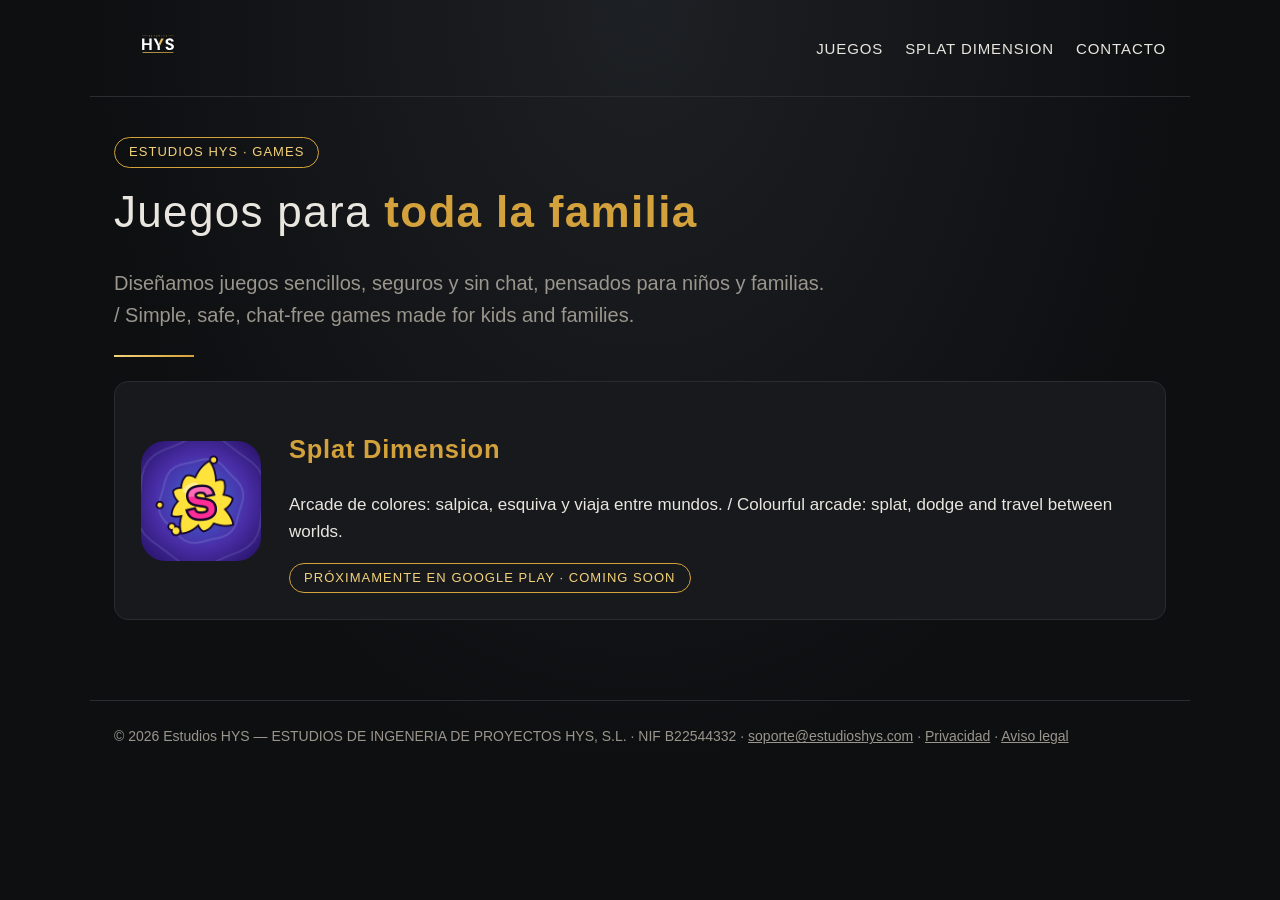
<file: index.html>
<!doctype html><html lang="es"><head><meta charset="utf-8"><meta name="viewport" content="width=device-width,initial-scale=1"><title>Estudios HYS · Juegos</title><meta name="description" content="Juegos de Estudios HYS para toda la familia."><link rel="icon" href="/assets/img/logo-e.png"><link rel="stylesheet" href="/assets/style.css"></head><body>
<header class="top"><a href="/"><img src="/assets/img/logo.svg" alt="Estudios HYS"></a><nav><a href="/">Juegos</a><a href="/splatdimension/">Splat Dimension</a><a href="mailto:soporte@estudioshys.com">Contacto</a></nav></header>
<main><span class="badge">Estudios HYS · Games</span><h1>Juegos para <b>toda la familia</b></h1><p class="lead">Diseñamos juegos sencillos, seguros y sin chat, pensados para niños y familias. / Simple, safe, chat-free games made for kids and families.</p><div class="rule"></div>
<a class="card" href="/splatdimension/"><img src="/splatdimension/img/icon-512.png" alt="Splat Dimension"><div><h2><b>Splat Dimension</b></h2><p>Arcade de colores: salpica, esquiva y viaja entre mundos. / Colourful arcade: splat, dodge and travel between worlds.</p><span class="badge">Próximamente en Google Play · Coming soon</span></div></a></main>
<footer>© 2026 Estudios HYS — ESTUDIOS DE INGENERIA DE PROYECTOS HYS, S.L. · NIF B22544332 · <a href="mailto:soporte@estudioshys.com">soporte@estudioshys.com</a> · <a href="/splatdimension/legal/privacidad.html">Privacidad</a> · <a href="/splatdimension/legal/aviso-legal.html">Aviso legal</a></footer></body></html>
</file>
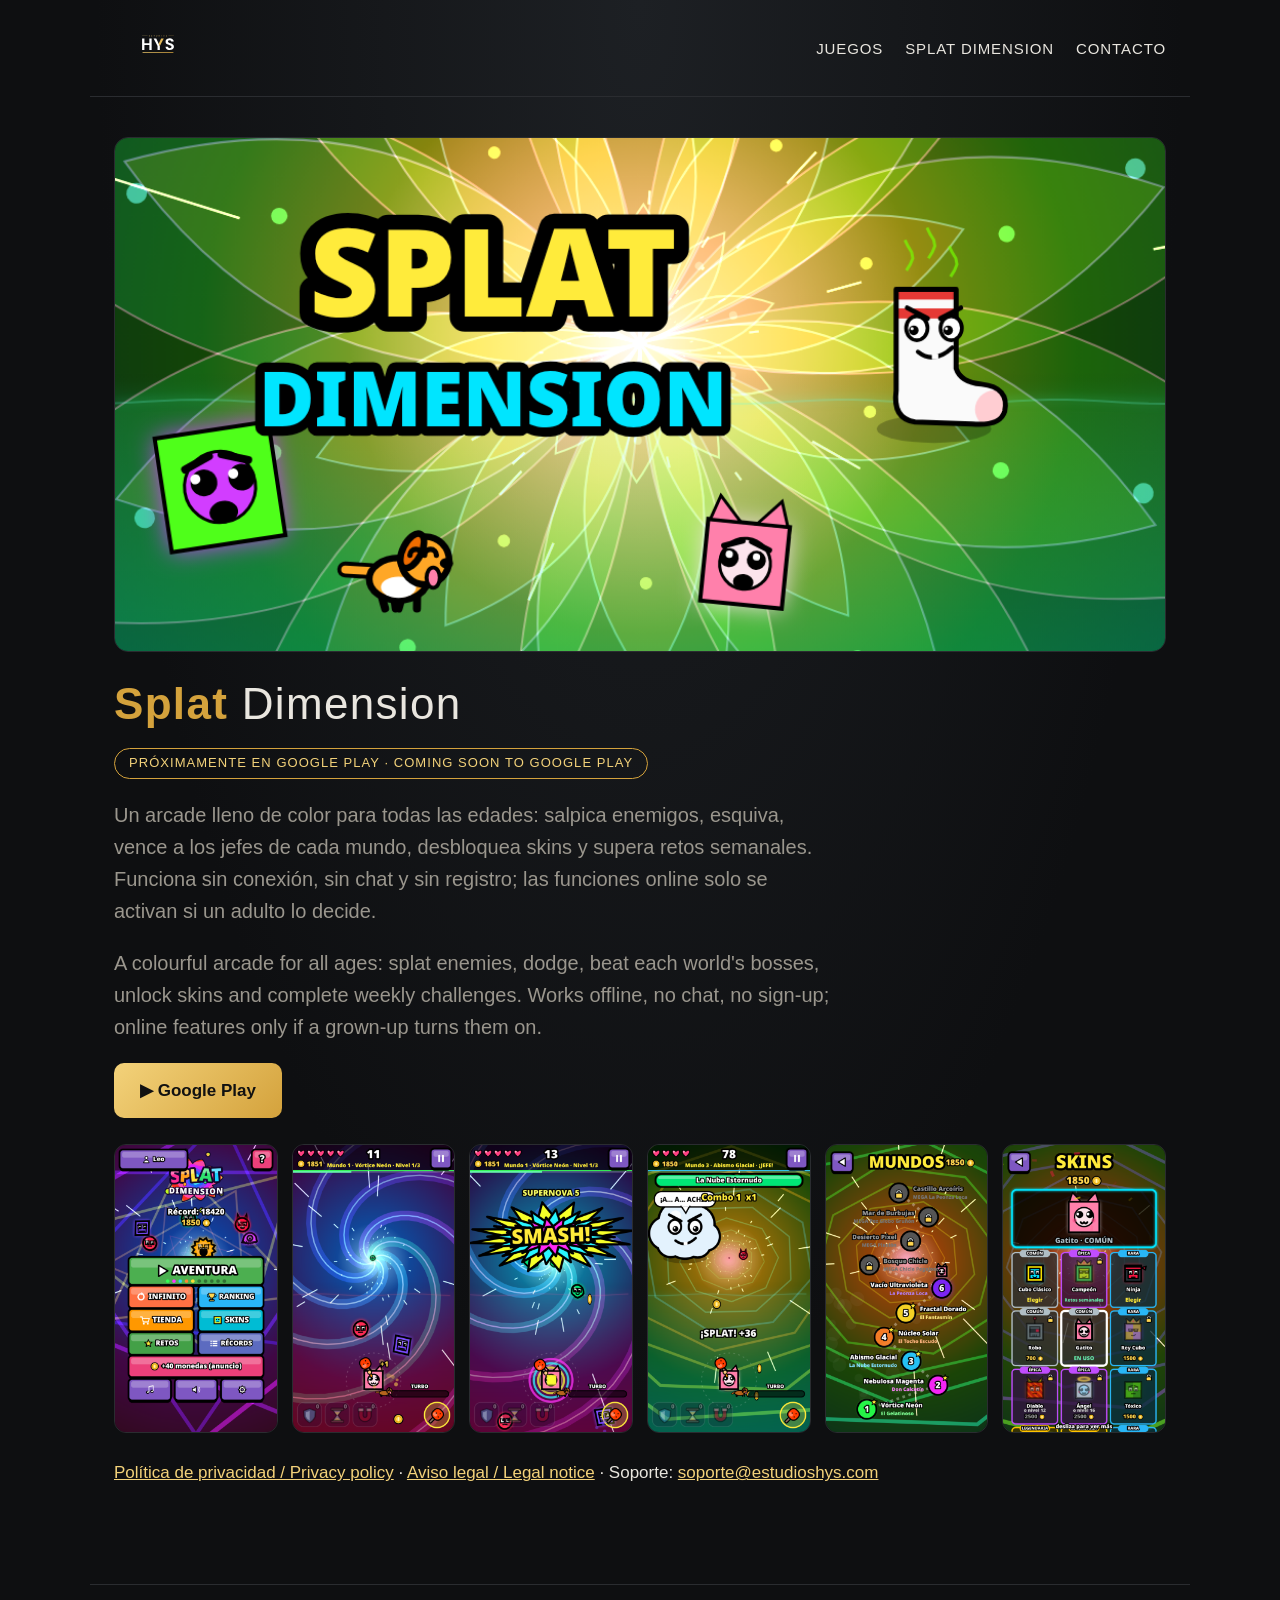
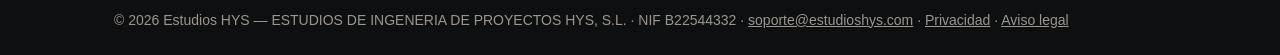
<file: splatdimension/index.html>
<!doctype html><html lang="es"><head><meta charset="utf-8"><meta name="viewport" content="width=device-width,initial-scale=1"><title>Splat Dimension · Estudios HYS</title><meta name="description" content="Splat Dimension: juego arcade para toda la familia. Próximamente en Google Play."><link rel="icon" href="/assets/img/logo-e.png"><link rel="stylesheet" href="/assets/style.css"></head><body>
<header class="top"><a href="/"><img src="/assets/img/logo.svg" alt="Estudios HYS"></a><nav><a href="/">Juegos</a><a href="/splatdimension/">Splat Dimension</a><a href="mailto:soporte@estudioshys.com">Contacto</a></nav></header>
<main><div id="reto" hidden style="background:#17191c;border:1px solid var(--gold);border-radius:14px;padding:22px;margin-bottom:30px"><h2>🏆 <b>¡Te han retado!</b> / You've been challenged!</h2><p id="retotxt"></p><p>Descarga Splat Dimension e introduce el código en <i>Retos</i> para aceptar el reto. / Get Splat Dimension and enter the code in <i>Challenges</i>.</p><a class="btn" href="https://play.google.com/store/apps/details?id=com.estudioshys.splatdimension">▶ Google Play</a></div>
<img class="hero" src="img/feature-graphic-1024x500.png" alt="Splat Dimension">
<h1><b>Splat</b> Dimension</h1><span class="badge">Próximamente en Google Play · Coming soon to Google Play</span>
<p class="lead">Un arcade lleno de color para todas las edades: salpica enemigos, esquiva, vence a los jefes de cada mundo, desbloquea skins y supera retos semanales. Funciona sin conexión, sin chat y sin registro; las funciones online solo se activan si un adulto lo decide.</p>
<p class="lead">A colourful arcade for all ages: splat enemies, dodge, beat each world's bosses, unlock skins and complete weekly challenges. Works offline, no chat, no sign-up; online features only if a grown-up turns them on.</p>
<p><a class="btn" href="https://play.google.com/store/apps/details?id=com.estudioshys.splatdimension">▶ Google Play</a></p>
<div class="shots"><img src="img/es-1-menu.png" alt="Menú"><img src="img/es-2-gameplay.png" alt="Partida"><img src="img/es-3-supernova.png" alt="Supernova"><img src="img/es-4-boss.png" alt="Jefe"><img src="img/es-5-worlds.png" alt="Mundos"><img src="img/es-7-skins.png" alt="Skins"></div>
<p><a href="legal/privacidad.html">Política de privacidad / Privacy policy</a> · <a href="legal/aviso-legal.html">Aviso legal / Legal notice</a> · Soporte: <a href="mailto:soporte@estudioshys.com">soporte@estudioshys.com</a></p></main>
<script>(function(){var q=new URLSearchParams(location.search),c=(q.get('reto')||'').toUpperCase().replace(/[^A-Z0-9]/g,'').slice(0,6);if(!c)return;var p=parseInt(q.get('p'))||0,b=document.getElementById('reto');document.getElementById('retotxt').textContent='Código / Code: '+c+(p?' · Puntos a batir / Score to beat: '+p:'');b.hidden=false;})();</script>
<footer>© 2026 Estudios HYS — ESTUDIOS DE INGENERIA DE PROYECTOS HYS, S.L. · NIF B22544332 · <a href="mailto:soporte@estudioshys.com">soporte@estudioshys.com</a> · <a href="/splatdimension/legal/privacidad.html">Privacidad</a> · <a href="/splatdimension/legal/aviso-legal.html">Aviso legal</a></footer></body></html>
</file>
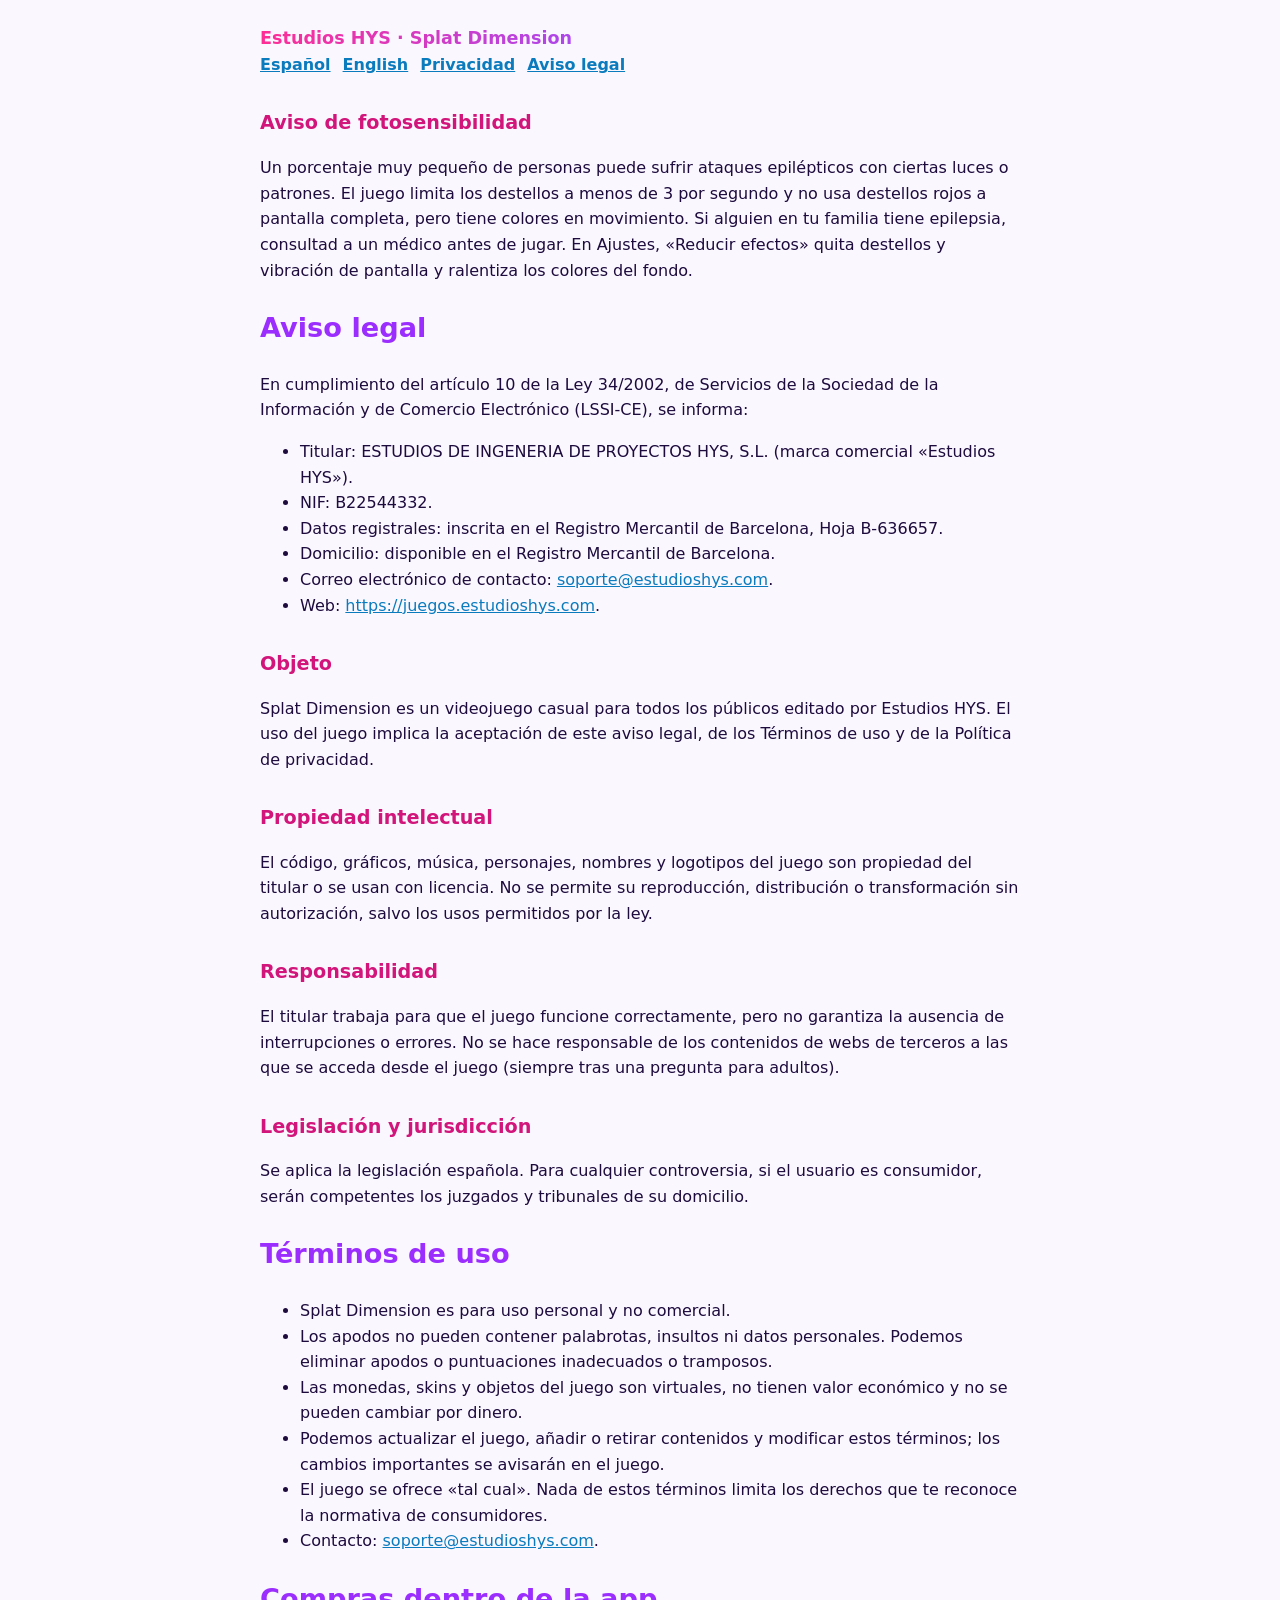
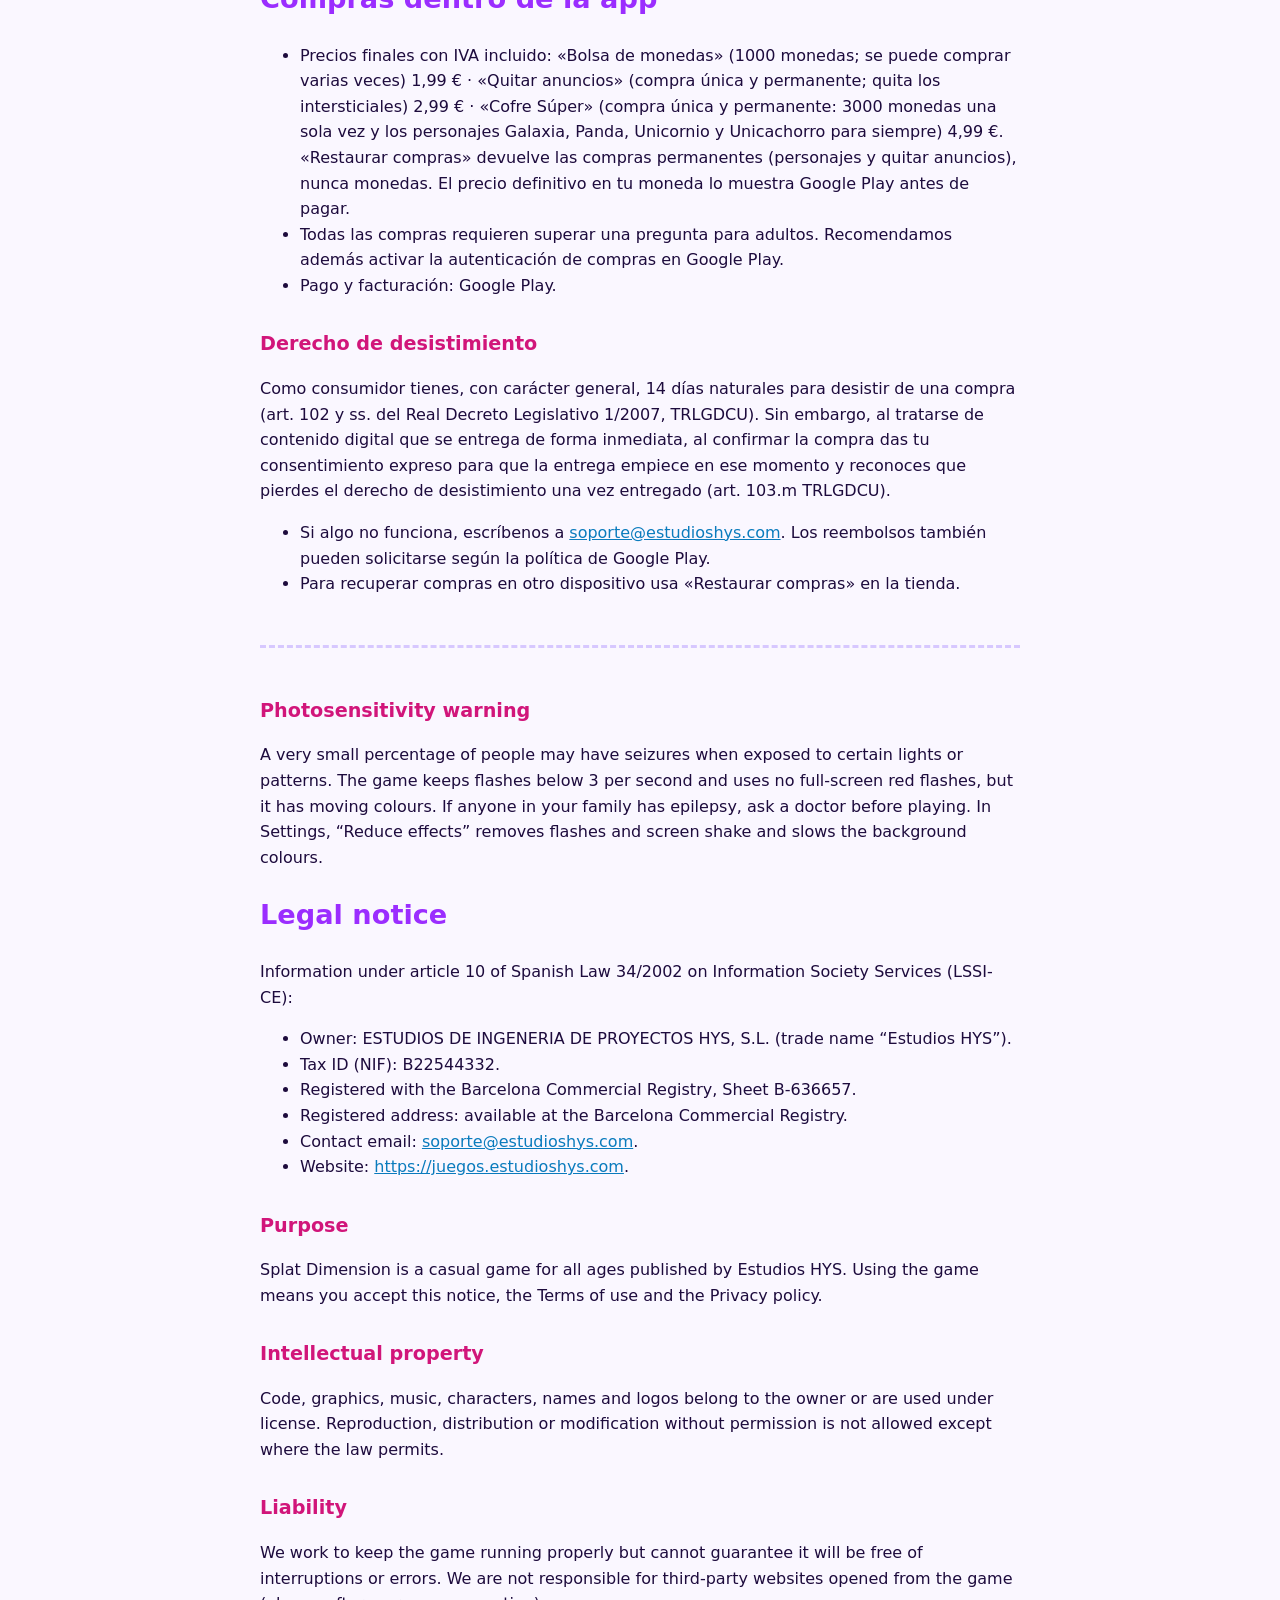
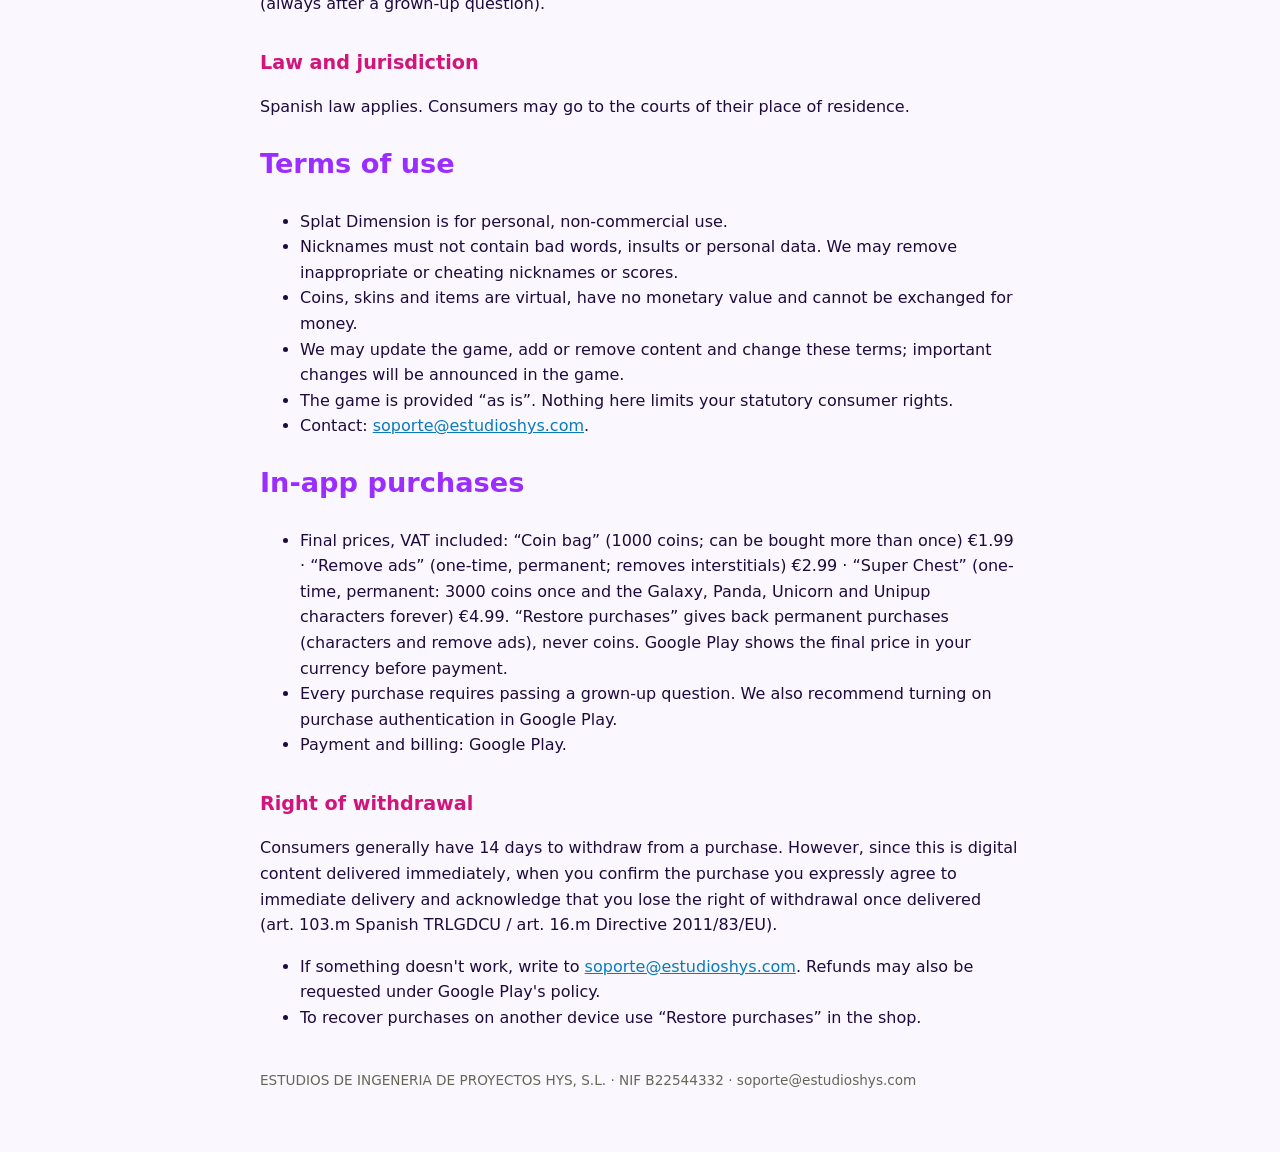
<file: splatdimension/legal/aviso-legal.html>
<!DOCTYPE html><html lang="es"><head><meta charset="utf-8"><meta name="viewport" content="width=device-width,initial-scale=1"><title>Aviso legal / Legal notice · Splat Dimension · Estudios HYS</title><meta name="robots" content="index,follow">
<style>body{font:16px/1.6 system-ui,-apple-system,"Segoe UI",Roboto,sans-serif;max-width:760px;margin:0 auto;padding:24px 18px 60px;color:#1d0b3d;background:#faf7ff}h1{color:#9b2dff;font-size:1.7em}h2{color:#d1157a;font-size:1.2em;margin-top:1.6em}a{color:#0a7bbd}nav{display:flex;gap:12px;margin-bottom:12px}nav a{font-weight:700}hr{margin:48px 0;border:0;border-top:3px dashed #d7c8ff}header{font-weight:900;font-size:1.1em;background:linear-gradient(90deg,#ff2d95,#9b4dff,#19d3ff);-webkit-background-clip:text;background-clip:text;color:transparent}footer{margin-top:40px;font-size:.85em;color:#665}</style></head>
<body><header>Estudios HYS · Splat Dimension</header><nav><a href="#es">Español</a><a href="#en">English</a><a href="privacidad.html">Privacidad</a><a href="aviso-legal.html">Aviso legal</a></nav><section lang="es" id="es"><h2>Aviso de fotosensibilidad</h2><p>Un porcentaje muy pequeño de personas puede sufrir ataques epilépticos con ciertas luces o patrones. El juego limita los destellos a menos de 3 por segundo y no usa destellos rojos a pantalla completa, pero tiene colores en movimiento. Si alguien en tu familia tiene epilepsia, consultad a un médico antes de jugar. En Ajustes, «Reducir efectos» quita destellos y vibración de pantalla y ralentiza los colores del fondo.</p><h1>Aviso legal</h1><p>En cumplimiento del artículo 10 de la Ley 34/2002, de Servicios de la Sociedad de la Información y de Comercio Electrónico (LSSI-CE), se informa:</p><ul><li>Titular: ESTUDIOS DE INGENERIA DE PROYECTOS HYS, S.L. (marca comercial «Estudios HYS»).</li><li>NIF: B22544332.</li><li>Datos registrales: inscrita en el Registro Mercantil de Barcelona, Hoja B-636657.</li><li>Domicilio: disponible en el Registro Mercantil de Barcelona.</li><li>Correo electrónico de contacto: <a href="mailto:soporte@estudioshys.com">soporte@estudioshys.com</a>.</li><li>Web: <a href="https://juegos.estudioshys.com">https://juegos.estudioshys.com</a>.</li></ul><h2>Objeto</h2><p>Splat Dimension es un videojuego casual para todos los públicos editado por Estudios HYS. El uso del juego implica la aceptación de este aviso legal, de los Términos de uso y de la Política de privacidad.</p><h2>Propiedad intelectual</h2><p>El código, gráficos, música, personajes, nombres y logotipos del juego son propiedad del titular o se usan con licencia. No se permite su reproducción, distribución o transformación sin autorización, salvo los usos permitidos por la ley.</p><h2>Responsabilidad</h2><p>El titular trabaja para que el juego funcione correctamente, pero no garantiza la ausencia de interrupciones o errores. No se hace responsable de los contenidos de webs de terceros a las que se acceda desde el juego (siempre tras una pregunta para adultos).</p><h2>Legislación y jurisdicción</h2><p>Se aplica la legislación española. Para cualquier controversia, si el usuario es consumidor, serán competentes los juzgados y tribunales de su domicilio.</p><h1>Términos de uso</h1><ul><li>Splat Dimension es para uso personal y no comercial.</li><li>Los apodos no pueden contener palabrotas, insultos ni datos personales. Podemos eliminar apodos o puntuaciones inadecuados o tramposos.</li><li>Las monedas, skins y objetos del juego son virtuales, no tienen valor económico y no se pueden cambiar por dinero.</li><li>Podemos actualizar el juego, añadir o retirar contenidos y modificar estos términos; los cambios importantes se avisarán en el juego.</li><li>El juego se ofrece «tal cual». Nada de estos términos limita los derechos que te reconoce la normativa de consumidores.</li><li>Contacto: <a href="mailto:soporte@estudioshys.com">soporte@estudioshys.com</a>.</li></ul><h1>Compras dentro de la app</h1><ul><li>Precios finales con IVA incluido: «Bolsa de monedas» (1000 monedas; se puede comprar varias veces) 1,99 € · «Quitar anuncios» (compra única y permanente; quita los intersticiales) 2,99 € · «Cofre Súper» (compra única y permanente: 3000 monedas una sola vez y los personajes Galaxia, Panda, Unicornio y Unicachorro para siempre) 4,99 €. «Restaurar compras» devuelve las compras permanentes (personajes y quitar anuncios), nunca monedas. El precio definitivo en tu moneda lo muestra Google Play antes de pagar.</li><li>Todas las compras requieren superar una pregunta para adultos. Recomendamos además activar la autenticación de compras en Google Play.</li><li>Pago y facturación: Google Play.</li></ul><h2>Derecho de desistimiento</h2><p>Como consumidor tienes, con carácter general, 14 días naturales para desistir de una compra (art. 102 y ss. del Real Decreto Legislativo 1/2007, TRLGDCU). Sin embargo, al tratarse de contenido digital que se entrega de forma inmediata, al confirmar la compra das tu consentimiento expreso para que la entrega empiece en ese momento y reconoces que pierdes el derecho de desistimiento una vez entregado (art. 103.m TRLGDCU).</p><ul><li>Si algo no funciona, escríbenos a <a href="mailto:soporte@estudioshys.com">soporte@estudioshys.com</a>. Los reembolsos también pueden solicitarse según la política de Google Play.</li><li>Para recuperar compras en otro dispositivo usa «Restaurar compras» en la tienda.</li></ul></section><hr><section lang="en" id="en"><h2>Photosensitivity warning</h2><p>A very small percentage of people may have seizures when exposed to certain lights or patterns. The game keeps flashes below 3 per second and uses no full-screen red flashes, but it has moving colours. If anyone in your family has epilepsy, ask a doctor before playing. In Settings, “Reduce effects” removes flashes and screen shake and slows the background colours.</p><h1>Legal notice</h1><p>Information under article 10 of Spanish Law 34/2002 on Information Society Services (LSSI-CE):</p><ul><li>Owner: ESTUDIOS DE INGENERIA DE PROYECTOS HYS, S.L. (trade name “Estudios HYS”).</li><li>Tax ID (NIF): B22544332.</li><li>Registered with the Barcelona Commercial Registry, Sheet B-636657.</li><li>Registered address: available at the Barcelona Commercial Registry.</li><li>Contact email: <a href="mailto:soporte@estudioshys.com">soporte@estudioshys.com</a>.</li><li>Website: <a href="https://juegos.estudioshys.com">https://juegos.estudioshys.com</a>.</li></ul><h2>Purpose</h2><p>Splat Dimension is a casual game for all ages published by Estudios HYS. Using the game means you accept this notice, the Terms of use and the Privacy policy.</p><h2>Intellectual property</h2><p>Code, graphics, music, characters, names and logos belong to the owner or are used under license. Reproduction, distribution or modification without permission is not allowed except where the law permits.</p><h2>Liability</h2><p>We work to keep the game running properly but cannot guarantee it will be free of interruptions or errors. We are not responsible for third-party websites opened from the game (always after a grown-up question).</p><h2>Law and jurisdiction</h2><p>Spanish law applies. Consumers may go to the courts of their place of residence.</p><h1>Terms of use</h1><ul><li>Splat Dimension is for personal, non-commercial use.</li><li>Nicknames must not contain bad words, insults or personal data. We may remove inappropriate or cheating nicknames or scores.</li><li>Coins, skins and items are virtual, have no monetary value and cannot be exchanged for money.</li><li>We may update the game, add or remove content and change these terms; important changes will be announced in the game.</li><li>The game is provided “as is”. Nothing here limits your statutory consumer rights.</li><li>Contact: <a href="mailto:soporte@estudioshys.com">soporte@estudioshys.com</a>.</li></ul><h1>In-app purchases</h1><ul><li>Final prices, VAT included: “Coin bag” (1000 coins; can be bought more than once) €1.99 · “Remove ads” (one-time, permanent; removes interstitials) €2.99 · “Super Chest” (one-time, permanent: 3000 coins once and the Galaxy, Panda, Unicorn and Unipup characters forever) €4.99. “Restore purchases” gives back permanent purchases (characters and remove ads), never coins. Google Play shows the final price in your currency before payment.</li><li>Every purchase requires passing a grown-up question. We also recommend turning on purchase authentication in Google Play.</li><li>Payment and billing: Google Play.</li></ul><h2>Right of withdrawal</h2><p>Consumers generally have 14 days to withdraw from a purchase. However, since this is digital content delivered immediately, when you confirm the purchase you expressly agree to immediate delivery and acknowledge that you lose the right of withdrawal once delivered (art. 103.m Spanish TRLGDCU / art. 16.m Directive 2011/83/EU).</p><ul><li>If something doesn't work, write to <a href="mailto:soporte@estudioshys.com">soporte@estudioshys.com</a>. Refunds may also be requested under Google Play's policy.</li><li>To recover purchases on another device use “Restore purchases” in the shop.</li></ul></section><footer>ESTUDIOS DE INGENERIA DE PROYECTOS HYS, S.L. · NIF B22544332 · soporte@estudioshys.com</footer></body></html>
</file>
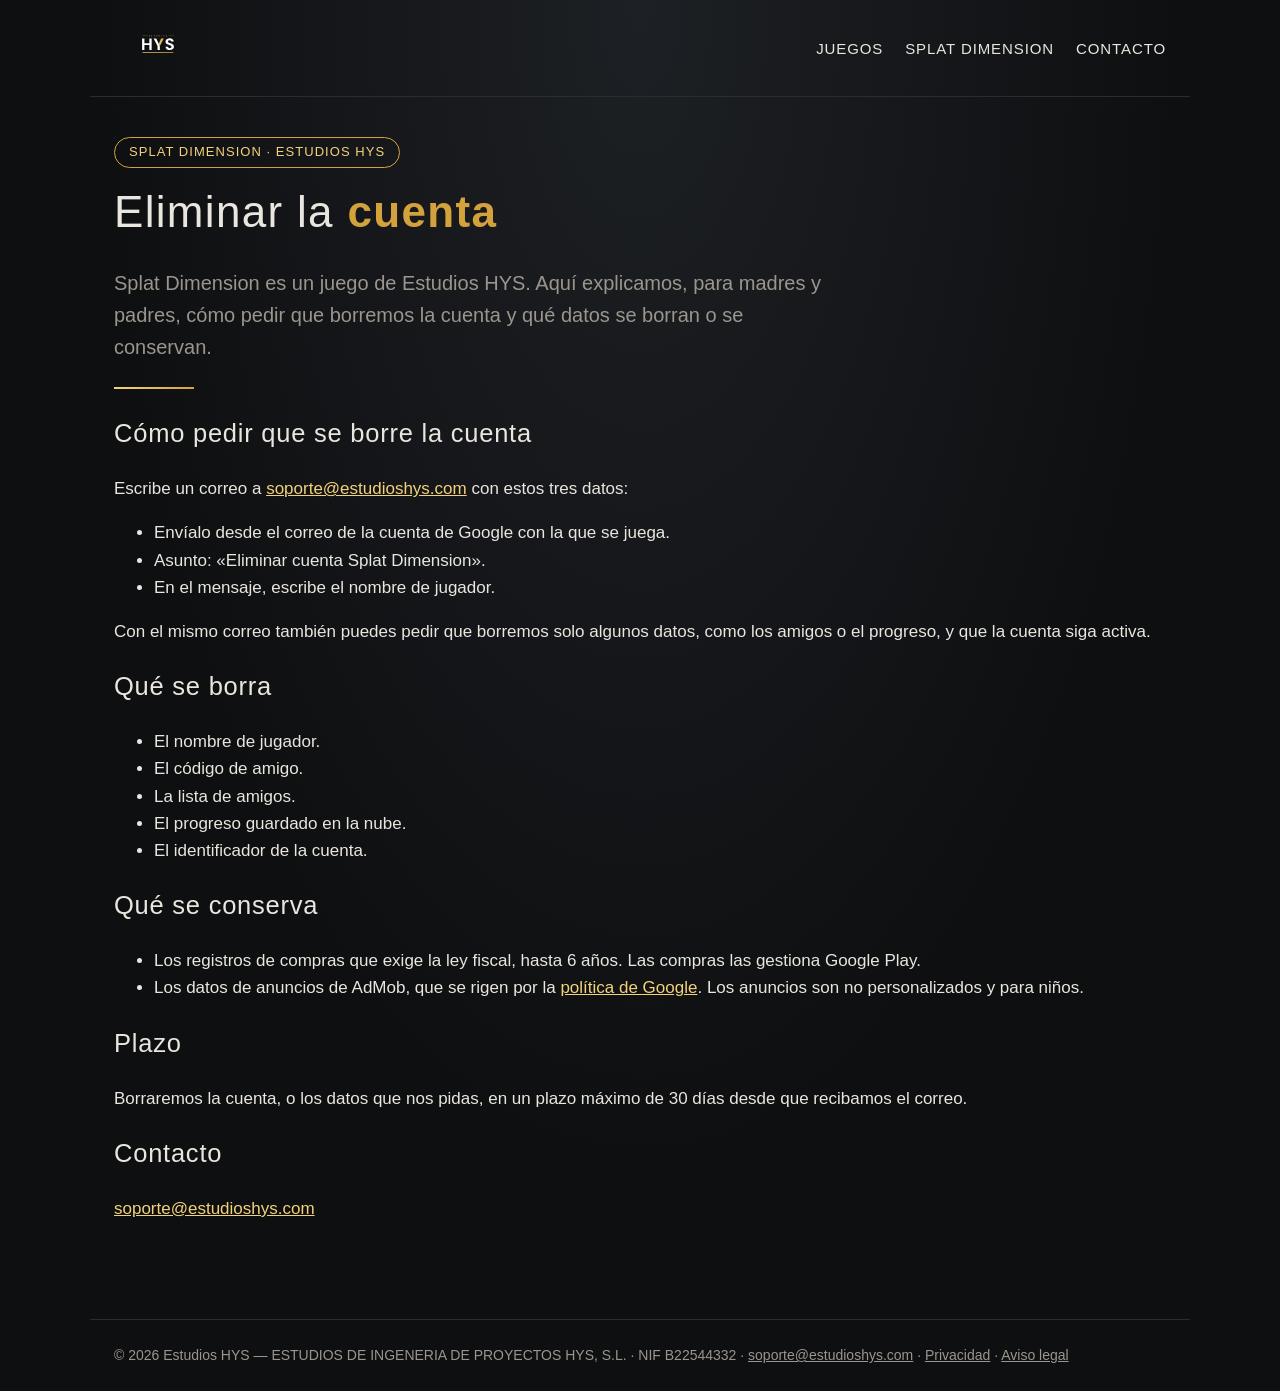
<file: splatdimension/legal/eliminar-cuenta.html>
<!doctype html><html lang="es"><head><meta charset="utf-8"><meta name="viewport" content="width=device-width,initial-scale=1"><title>Eliminar cuenta · Splat Dimension · Estudios HYS</title><meta name="description" content="Cómo pedir que Estudios HYS borre la cuenta de Splat Dimension."><link rel="icon" href="/assets/img/logo-e.png"><link rel="stylesheet" href="/assets/style.css"></head><body>
<header class="top"><a href="/"><img src="/assets/img/logo.svg" alt="Estudios HYS"></a><nav><a href="/">Juegos</a><a href="/splatdimension/">Splat Dimension</a><a href="mailto:soporte@estudioshys.com">Contacto</a></nav></header>
<main><span class="badge">Splat Dimension · Estudios HYS</span><h1>Eliminar la <b>cuenta</b></h1><p class="lead">Splat Dimension es un juego de Estudios HYS. Aquí explicamos, para madres y padres, cómo pedir que borremos la cuenta y qué datos se borran o se conservan.</p><div class="rule"></div>
<h2>Cómo pedir que se borre la cuenta</h2><p>Escribe un correo a <a href="mailto:soporte@estudioshys.com">soporte@estudioshys.com</a> con estos tres datos:</p><ul><li>Envíalo desde el correo de la cuenta de Google con la que se juega.</li><li>Asunto: «Eliminar cuenta Splat Dimension».</li><li>En el mensaje, escribe el nombre de jugador.</li></ul><p>Con el mismo correo también puedes pedir que borremos solo algunos datos, como los amigos o el progreso, y que la cuenta siga activa.</p>
<h2>Qué se borra</h2><ul><li>El nombre de jugador.</li><li>El código de amigo.</li><li>La lista de amigos.</li><li>El progreso guardado en la nube.</li><li>El identificador de la cuenta.</li></ul>
<h2>Qué se conserva</h2><ul><li>Los registros de compras que exige la ley fiscal, hasta 6 años. Las compras las gestiona Google Play.</li><li>Los datos de anuncios de AdMob, que se rigen por la <a href="https://policies.google.com/privacy">política de Google</a>. Los anuncios son no personalizados y para niños.</li></ul>
<h2>Plazo</h2><p>Borraremos la cuenta, o los datos que nos pidas, en un plazo máximo de 30 días desde que recibamos el correo.</p>
<h2>Contacto</h2><p><a href="mailto:soporte@estudioshys.com">soporte@estudioshys.com</a></p></main>
<footer>© 2026 Estudios HYS — ESTUDIOS DE INGENERIA DE PROYECTOS HYS, S.L. · NIF B22544332 · <a href="mailto:soporte@estudioshys.com">soporte@estudioshys.com</a> · <a href="/splatdimension/legal/privacidad.html">Privacidad</a> · <a href="/splatdimension/legal/aviso-legal.html">Aviso legal</a></footer></body></html>
</file>
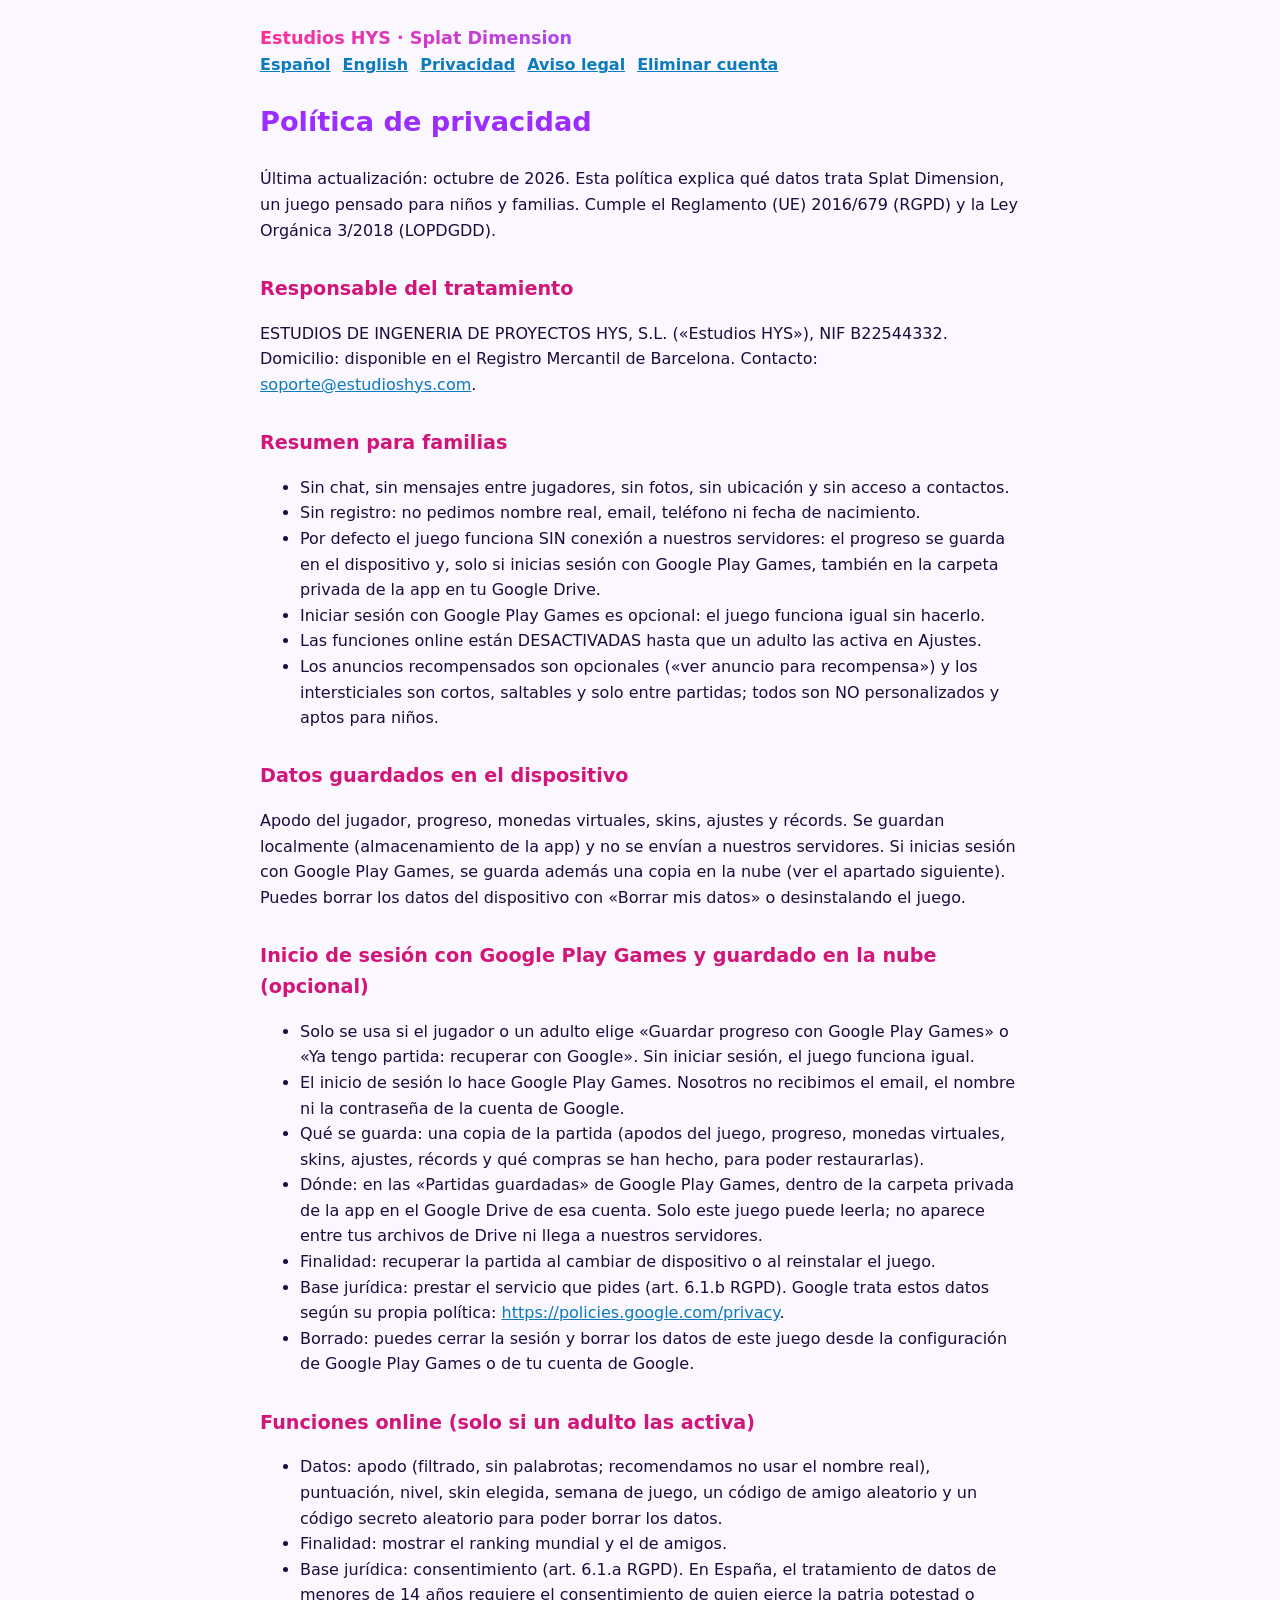
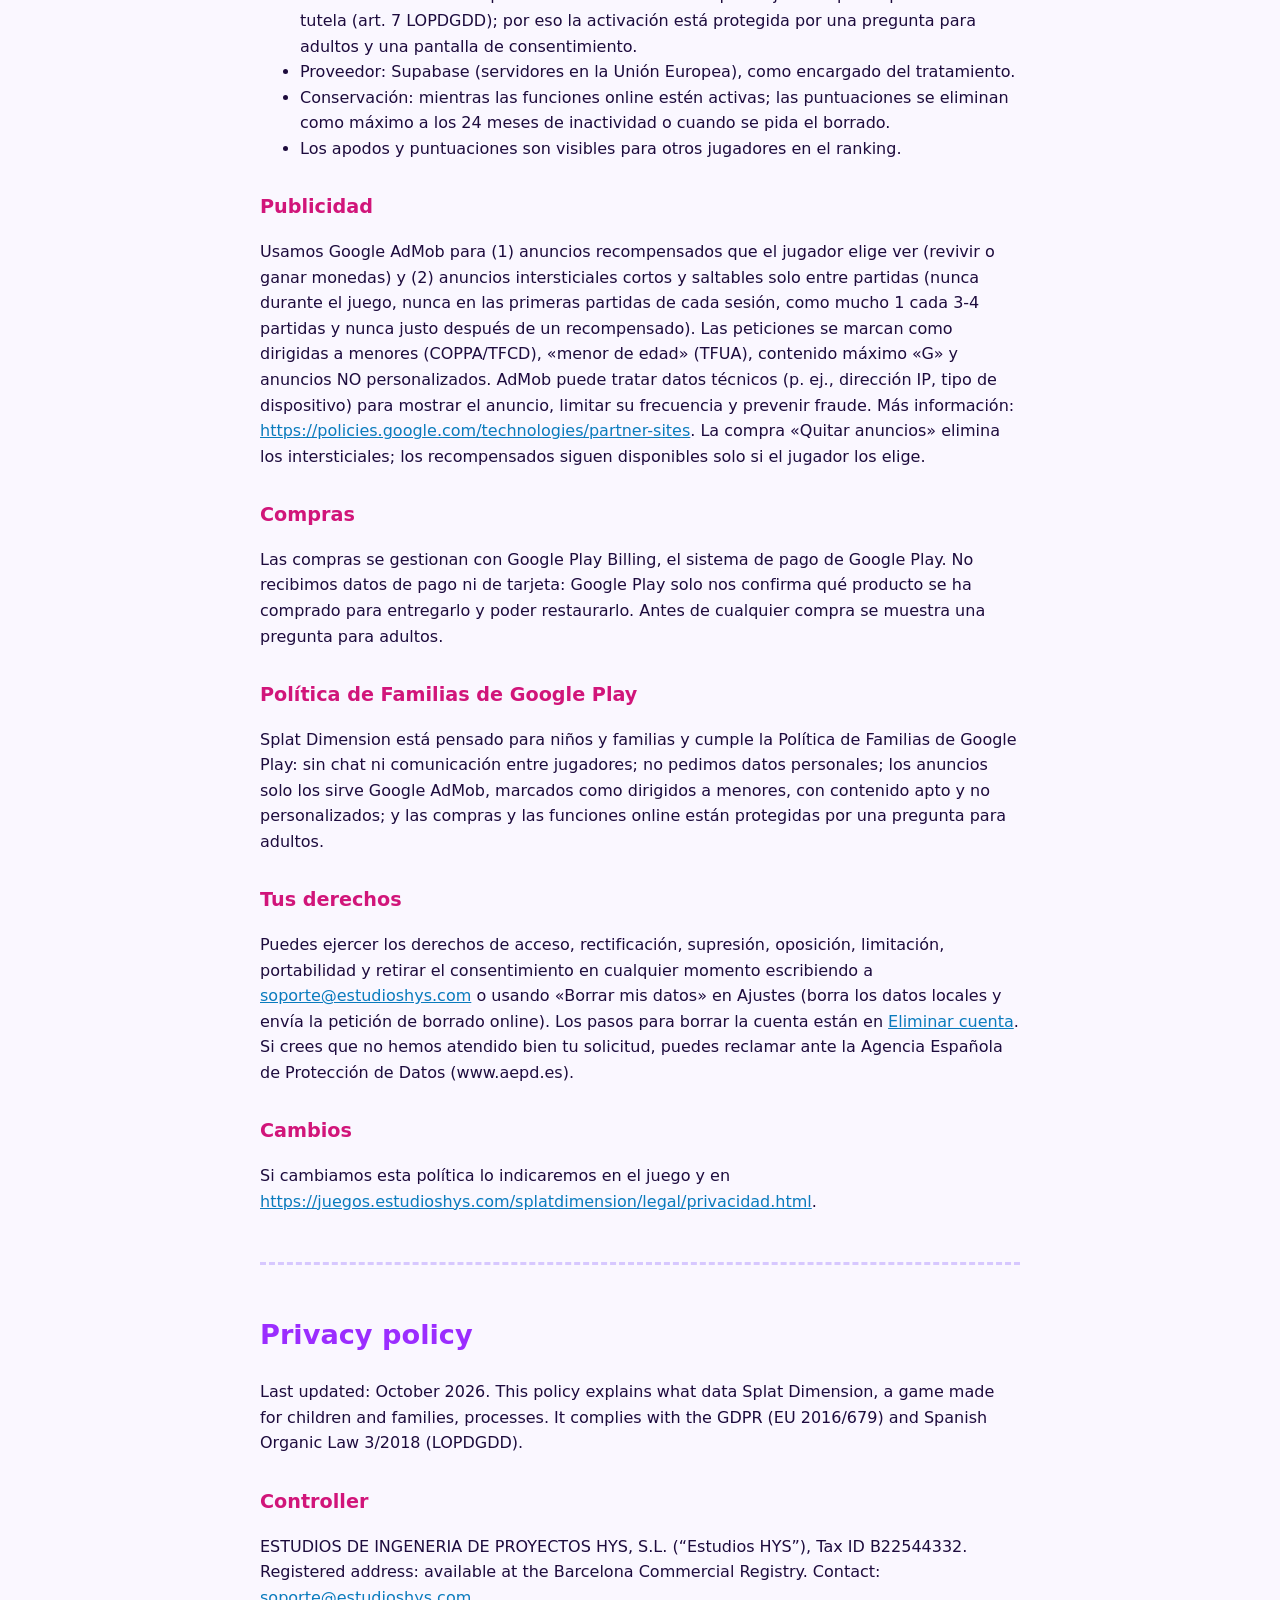
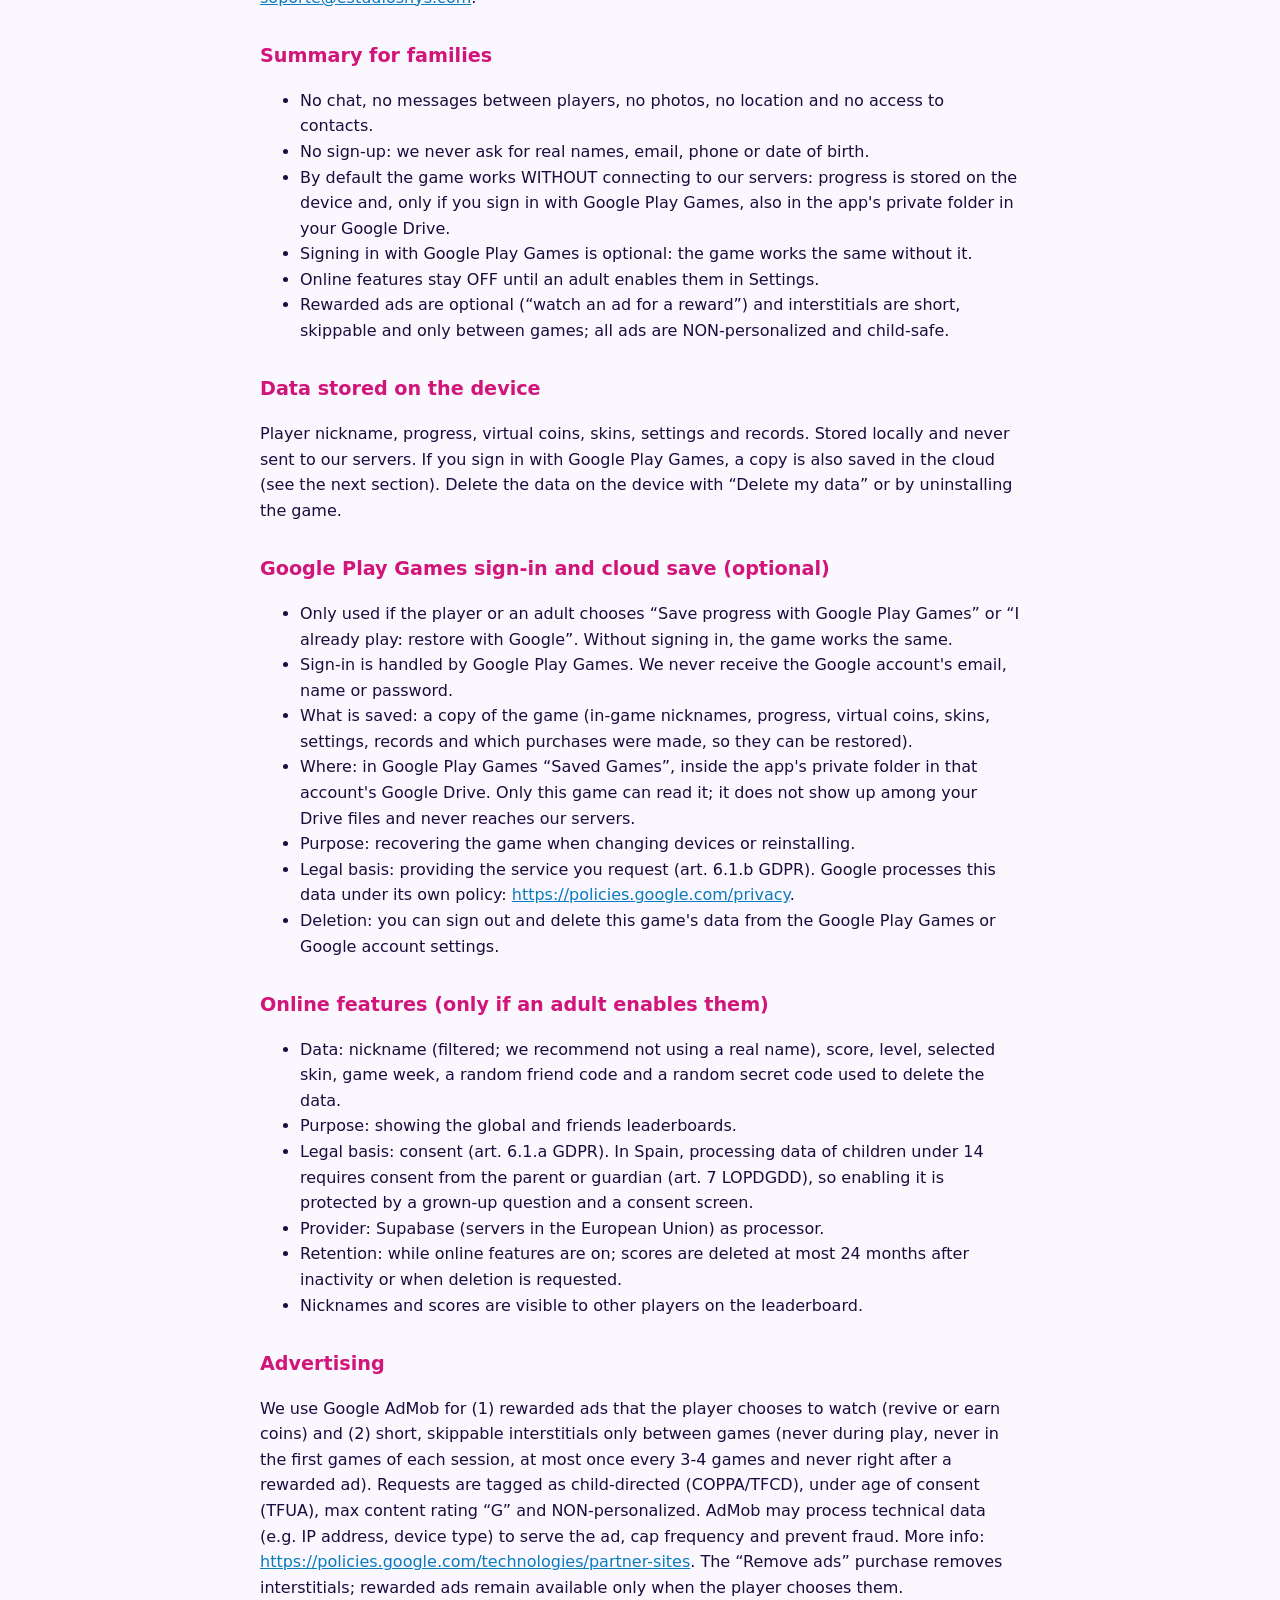
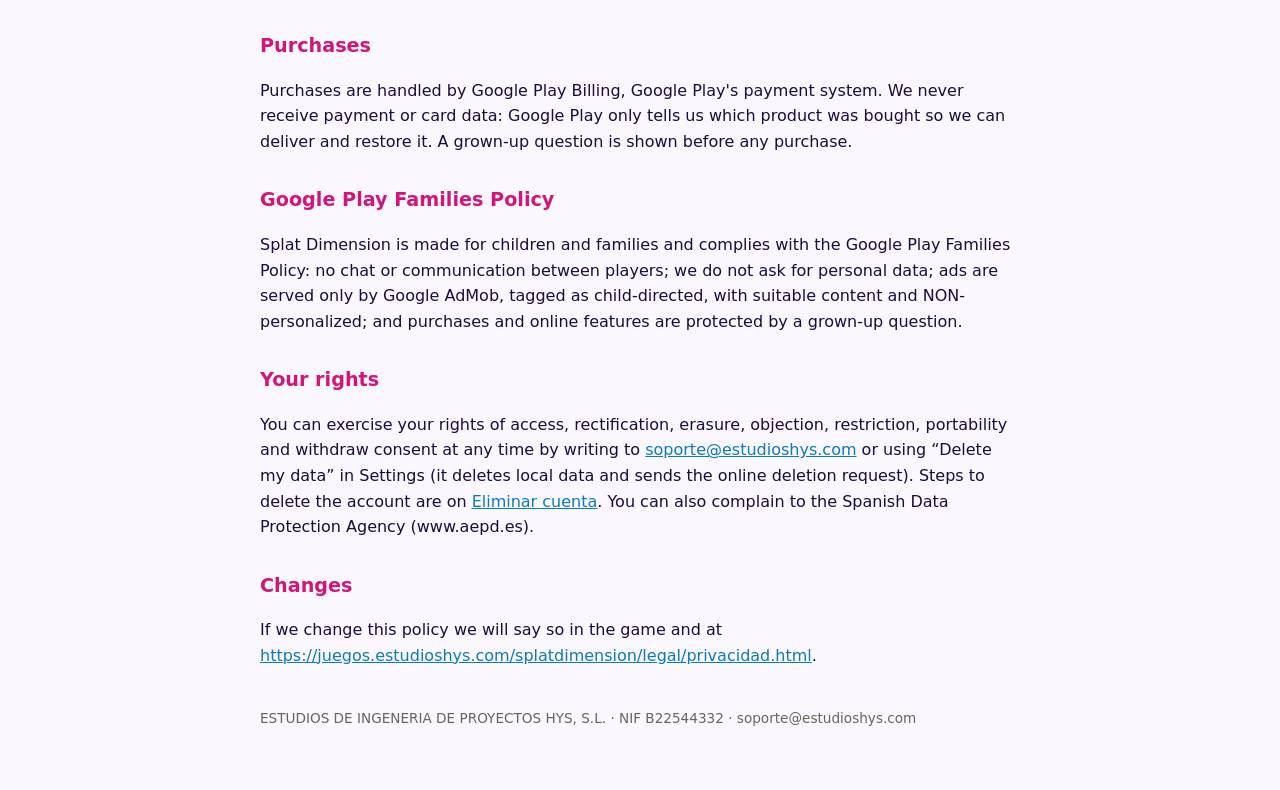
<file: splatdimension/legal/privacidad.html>
<!DOCTYPE html><html lang="es"><head><meta charset="utf-8"><meta name="viewport" content="width=device-width,initial-scale=1"><title>Política de privacidad / Privacy policy · Splat Dimension · Estudios HYS</title><meta name="robots" content="index,follow">
<style>body{font:16px/1.6 system-ui,-apple-system,"Segoe UI",Roboto,sans-serif;max-width:760px;margin:0 auto;padding:24px 18px 60px;color:#1d0b3d;background:#faf7ff}h1{color:#9b2dff;font-size:1.7em}h2{color:#d1157a;font-size:1.2em;margin-top:1.6em}a{color:#0a7bbd}nav{display:flex;gap:12px;margin-bottom:12px}nav a{font-weight:700}hr{margin:48px 0;border:0;border-top:3px dashed #d7c8ff}header{font-weight:900;font-size:1.1em;background:linear-gradient(90deg,#ff2d95,#9b4dff,#19d3ff);-webkit-background-clip:text;background-clip:text;color:transparent}footer{margin-top:40px;font-size:.85em;color:#665}</style></head>
<body><header>Estudios HYS · Splat Dimension</header><nav><a href="#es">Español</a><a href="#en">English</a><a href="privacidad.html">Privacidad</a><a href="aviso-legal.html">Aviso legal</a><a href="eliminar-cuenta.html">Eliminar cuenta</a></nav><section lang="es" id="es"><h1>Política de privacidad</h1><p>Última actualización: octubre de 2026. Esta política explica qué datos trata Splat Dimension, un juego pensado para niños y familias. Cumple el Reglamento (UE) 2016/679 (RGPD) y la Ley Orgánica 3/2018 (LOPDGDD).</p><h2>Responsable del tratamiento</h2><p>ESTUDIOS DE INGENERIA DE PROYECTOS HYS, S.L. («Estudios HYS»), NIF B22544332. Domicilio: disponible en el Registro Mercantil de Barcelona. Contacto: <a href="mailto:soporte@estudioshys.com">soporte@estudioshys.com</a>.</p><h2>Resumen para familias</h2><ul><li>Sin chat, sin mensajes entre jugadores, sin fotos, sin ubicación y sin acceso a contactos.</li><li>Sin registro: no pedimos nombre real, email, teléfono ni fecha de nacimiento.</li><li>Por defecto el juego funciona SIN conexión a nuestros servidores: el progreso se guarda en el dispositivo y, solo si inicias sesión con Google Play Games, también en la carpeta privada de la app en tu Google Drive.</li><li>Iniciar sesión con Google Play Games es opcional: el juego funciona igual sin hacerlo.</li><li>Las funciones online están DESACTIVADAS hasta que un adulto las activa en Ajustes.</li><li>Los anuncios recompensados son opcionales («ver anuncio para recompensa») y los intersticiales son cortos, saltables y solo entre partidas; todos son NO personalizados y aptos para niños.</li></ul><h2>Datos guardados en el dispositivo</h2><p>Apodo del jugador, progreso, monedas virtuales, skins, ajustes y récords. Se guardan localmente (almacenamiento de la app) y no se envían a nuestros servidores. Si inicias sesión con Google Play Games, se guarda además una copia en la nube (ver el apartado siguiente). Puedes borrar los datos del dispositivo con «Borrar mis datos» o desinstalando el juego.</p><h2>Inicio de sesión con Google Play Games y guardado en la nube (opcional)</h2><ul><li>Solo se usa si el jugador o un adulto elige «Guardar progreso con Google Play Games» o «Ya tengo partida: recuperar con Google». Sin iniciar sesión, el juego funciona igual.</li><li>El inicio de sesión lo hace Google Play Games. Nosotros no recibimos el email, el nombre ni la contraseña de la cuenta de Google.</li><li>Qué se guarda: una copia de la partida (apodos del juego, progreso, monedas virtuales, skins, ajustes, récords y qué compras se han hecho, para poder restaurarlas).</li><li>Dónde: en las «Partidas guardadas» de Google Play Games, dentro de la carpeta privada de la app en el Google Drive de esa cuenta. Solo este juego puede leerla; no aparece entre tus archivos de Drive ni llega a nuestros servidores.</li><li>Finalidad: recuperar la partida al cambiar de dispositivo o al reinstalar el juego.</li><li>Base jurídica: prestar el servicio que pides (art. 6.1.b RGPD). Google trata estos datos según su propia política: <a href="https://policies.google.com/privacy">https://policies.google.com/privacy</a>.</li><li>Borrado: puedes cerrar la sesión y borrar los datos de este juego desde la configuración de Google Play Games o de tu cuenta de Google.</li></ul><h2>Funciones online (solo si un adulto las activa)</h2><ul><li>Datos: apodo (filtrado, sin palabrotas; recomendamos no usar el nombre real), puntuación, nivel, skin elegida, semana de juego, un código de amigo aleatorio y un código secreto aleatorio para poder borrar los datos.</li><li>Finalidad: mostrar el ranking mundial y el de amigos.</li><li>Base jurídica: consentimiento (art. 6.1.a RGPD). En España, el tratamiento de datos de menores de 14 años requiere el consentimiento de quien ejerce la patria potestad o tutela (art. 7 LOPDGDD); por eso la activación está protegida por una pregunta para adultos y una pantalla de consentimiento.</li><li>Proveedor: Supabase (servidores en la Unión Europea), como encargado del tratamiento.</li><li>Conservación: mientras las funciones online estén activas; las puntuaciones se eliminan como máximo a los 24 meses de inactividad o cuando se pida el borrado.</li><li>Los apodos y puntuaciones son visibles para otros jugadores en el ranking.</li></ul><h2>Publicidad</h2><p>Usamos Google AdMob para (1) anuncios recompensados que el jugador elige ver (revivir o ganar monedas) y (2) anuncios intersticiales cortos y saltables solo entre partidas (nunca durante el juego, nunca en las primeras partidas de cada sesión, como mucho 1 cada 3-4 partidas y nunca justo después de un recompensado). Las peticiones se marcan como dirigidas a menores (COPPA/TFCD), «menor de edad» (TFUA), contenido máximo «G» y anuncios NO personalizados. AdMob puede tratar datos técnicos (p. ej., dirección IP, tipo de dispositivo) para mostrar el anuncio, limitar su frecuencia y prevenir fraude. Más información: <a href="https://policies.google.com/technologies/partner-sites">https://policies.google.com/technologies/partner-sites</a>. La compra «Quitar anuncios» elimina los intersticiales; los recompensados siguen disponibles solo si el jugador los elige.</p><h2>Compras</h2><p>Las compras se gestionan con Google Play Billing, el sistema de pago de Google Play. No recibimos datos de pago ni de tarjeta: Google Play solo nos confirma qué producto se ha comprado para entregarlo y poder restaurarlo. Antes de cualquier compra se muestra una pregunta para adultos.</p><h2>Política de Familias de Google Play</h2><p>Splat Dimension está pensado para niños y familias y cumple la Política de Familias de Google Play: sin chat ni comunicación entre jugadores; no pedimos datos personales; los anuncios solo los sirve Google AdMob, marcados como dirigidos a menores, con contenido apto y no personalizados; y las compras y las funciones online están protegidas por una pregunta para adultos.</p><h2>Tus derechos</h2><p>Puedes ejercer los derechos de acceso, rectificación, supresión, oposición, limitación, portabilidad y retirar el consentimiento en cualquier momento escribiendo a <a href="mailto:soporte@estudioshys.com">soporte@estudioshys.com</a> o usando «Borrar mis datos» en Ajustes (borra los datos locales y envía la petición de borrado online). Los pasos para borrar la cuenta están en <a href="eliminar-cuenta.html">Eliminar cuenta</a>. Si crees que no hemos atendido bien tu solicitud, puedes reclamar ante la Agencia Española de Protección de Datos (www.aepd.es).</p><h2>Cambios</h2><p>Si cambiamos esta política lo indicaremos en el juego y en <a href="privacidad.html">https://juegos.estudioshys.com/splatdimension/legal/privacidad.html</a>.</p></section><hr><section lang="en" id="en"><h1>Privacy policy</h1><p>Last updated: October 2026. This policy explains what data Splat Dimension, a game made for children and families, processes. It complies with the GDPR (EU 2016/679) and Spanish Organic Law 3/2018 (LOPDGDD).</p><h2>Controller</h2><p>ESTUDIOS DE INGENERIA DE PROYECTOS HYS, S.L. (“Estudios HYS”), Tax ID B22544332. Registered address: available at the Barcelona Commercial Registry. Contact: <a href="mailto:soporte@estudioshys.com">soporte@estudioshys.com</a>.</p><h2>Summary for families</h2><ul><li>No chat, no messages between players, no photos, no location and no access to contacts.</li><li>No sign-up: we never ask for real names, email, phone or date of birth.</li><li>By default the game works WITHOUT connecting to our servers: progress is stored on the device and, only if you sign in with Google Play Games, also in the app's private folder in your Google Drive.</li><li>Signing in with Google Play Games is optional: the game works the same without it.</li><li>Online features stay OFF until an adult enables them in Settings.</li><li>Rewarded ads are optional (“watch an ad for a reward”) and interstitials are short, skippable and only between games; all ads are NON-personalized and child-safe.</li></ul><h2>Data stored on the device</h2><p>Player nickname, progress, virtual coins, skins, settings and records. Stored locally and never sent to our servers. If you sign in with Google Play Games, a copy is also saved in the cloud (see the next section). Delete the data on the device with “Delete my data” or by uninstalling the game.</p><h2>Google Play Games sign-in and cloud save (optional)</h2><ul><li>Only used if the player or an adult chooses “Save progress with Google Play Games” or “I already play: restore with Google”. Without signing in, the game works the same.</li><li>Sign-in is handled by Google Play Games. We never receive the Google account's email, name or password.</li><li>What is saved: a copy of the game (in-game nicknames, progress, virtual coins, skins, settings, records and which purchases were made, so they can be restored).</li><li>Where: in Google Play Games “Saved Games”, inside the app's private folder in that account's Google Drive. Only this game can read it; it does not show up among your Drive files and never reaches our servers.</li><li>Purpose: recovering the game when changing devices or reinstalling.</li><li>Legal basis: providing the service you request (art. 6.1.b GDPR). Google processes this data under its own policy: <a href="https://policies.google.com/privacy">https://policies.google.com/privacy</a>.</li><li>Deletion: you can sign out and delete this game's data from the Google Play Games or Google account settings.</li></ul><h2>Online features (only if an adult enables them)</h2><ul><li>Data: nickname (filtered; we recommend not using a real name), score, level, selected skin, game week, a random friend code and a random secret code used to delete the data.</li><li>Purpose: showing the global and friends leaderboards.</li><li>Legal basis: consent (art. 6.1.a GDPR). In Spain, processing data of children under 14 requires consent from the parent or guardian (art. 7 LOPDGDD), so enabling it is protected by a grown-up question and a consent screen.</li><li>Provider: Supabase (servers in the European Union) as processor.</li><li>Retention: while online features are on; scores are deleted at most 24 months after inactivity or when deletion is requested.</li><li>Nicknames and scores are visible to other players on the leaderboard.</li></ul><h2>Advertising</h2><p>We use Google AdMob for (1) rewarded ads that the player chooses to watch (revive or earn coins) and (2) short, skippable interstitials only between games (never during play, never in the first games of each session, at most once every 3-4 games and never right after a rewarded ad). Requests are tagged as child-directed (COPPA/TFCD), under age of consent (TFUA), max content rating “G” and NON-personalized. AdMob may process technical data (e.g. IP address, device type) to serve the ad, cap frequency and prevent fraud. More info: <a href="https://policies.google.com/technologies/partner-sites">https://policies.google.com/technologies/partner-sites</a>. The “Remove ads” purchase removes interstitials; rewarded ads remain available only when the player chooses them.</p><h2>Purchases</h2><p>Purchases are handled by Google Play Billing, Google Play's payment system. We never receive payment or card data: Google Play only tells us which product was bought so we can deliver and restore it. A grown-up question is shown before any purchase.</p><h2>Google Play Families Policy</h2><p>Splat Dimension is made for children and families and complies with the Google Play Families Policy: no chat or communication between players; we do not ask for personal data; ads are served only by Google AdMob, tagged as child-directed, with suitable content and NON-personalized; and purchases and online features are protected by a grown-up question.</p><h2>Your rights</h2><p>You can exercise your rights of access, rectification, erasure, objection, restriction, portability and withdraw consent at any time by writing to <a href="mailto:soporte@estudioshys.com">soporte@estudioshys.com</a> or using “Delete my data” in Settings (it deletes local data and sends the online deletion request). Steps to delete the account are on <a href="eliminar-cuenta.html">Eliminar cuenta</a>. You can also complain to the Spanish Data Protection Agency (www.aepd.es).</p><h2>Changes</h2><p>If we change this policy we will say so in the game and at <a href="https://juegos.estudioshys.com/splatdimension/legal/privacidad.html">https://juegos.estudioshys.com/splatdimension/legal/privacidad.html</a>.</p></section><footer>ESTUDIOS DE INGENERIA DE PROYECTOS HYS, S.L. · NIF B22544332 · soporte@estudioshys.com</footer></body></html>
</file>
<file: assets/style.css>
:root{--bg:#0e0f11;--bg2:#17191c;--gold:#d4a23c;--gold2:#f3d27a;--txt:#e9e6df;--mut:#9a968d}
*{box-sizing:border-box}body{margin:0;background:radial-gradient(ellipse at top,#1d2024,var(--bg) 60%);background-color:var(--bg);color:var(--txt);font:17px/1.6 "Helvetica Neue",Arial,sans-serif;min-height:100vh}
a{color:var(--gold2)}header.top{display:flex;align-items:center;justify-content:space-between;max-width:1100px;margin:auto;padding:22px 24px;border-bottom:1px solid #2a2c30}
header.top img{height:44px}nav a{color:var(--txt);text-decoration:none;margin-left:22px;font-size:15px;letter-spacing:.06em;text-transform:uppercase}nav a:hover{color:var(--gold2)}
main{max-width:1100px;margin:auto;padding:40px 24px}h1,h2{font-weight:300;letter-spacing:.03em}h1{font-size:44px;margin:.2em 0}h1 b,h2 b{color:var(--gold);font-weight:600}
.lead{color:var(--mut);font-size:20px;max-width:720px}.rule{width:80px;height:2px;background:linear-gradient(90deg,var(--gold2),var(--gold));margin:24px 0}
.card{display:flex;gap:28px;align-items:center;background:var(--bg2);border:1px solid #2a2c30;border-radius:14px;padding:26px;text-decoration:none;color:inherit;transition:border-color .2s}.card:hover{border-color:var(--gold)}
.card img{width:120px;height:120px;border-radius:24px}.badge{display:inline-block;border:1px solid var(--gold);color:var(--gold2);border-radius:999px;padding:4px 14px;font-size:13px;letter-spacing:.08em;text-transform:uppercase}
.btn{display:inline-block;background:linear-gradient(135deg,var(--gold2),var(--gold));color:#111;font-weight:700;padding:14px 26px;border-radius:10px;text-decoration:none}.btn.off{opacity:.75;cursor:default}
.shots{display:grid;grid-template-columns:repeat(auto-fill,minmax(160px,1fr));gap:14px;margin:26px 0}.shots img{width:100%;border-radius:12px;border:1px solid #2a2c30}
.hero{width:100%;border-radius:14px;border:1px solid #2a2c30}footer{max-width:1100px;margin:40px auto 0;padding:24px;border-top:1px solid #2a2c30;color:var(--mut);font-size:14px}footer a{color:var(--mut)}
</file>
